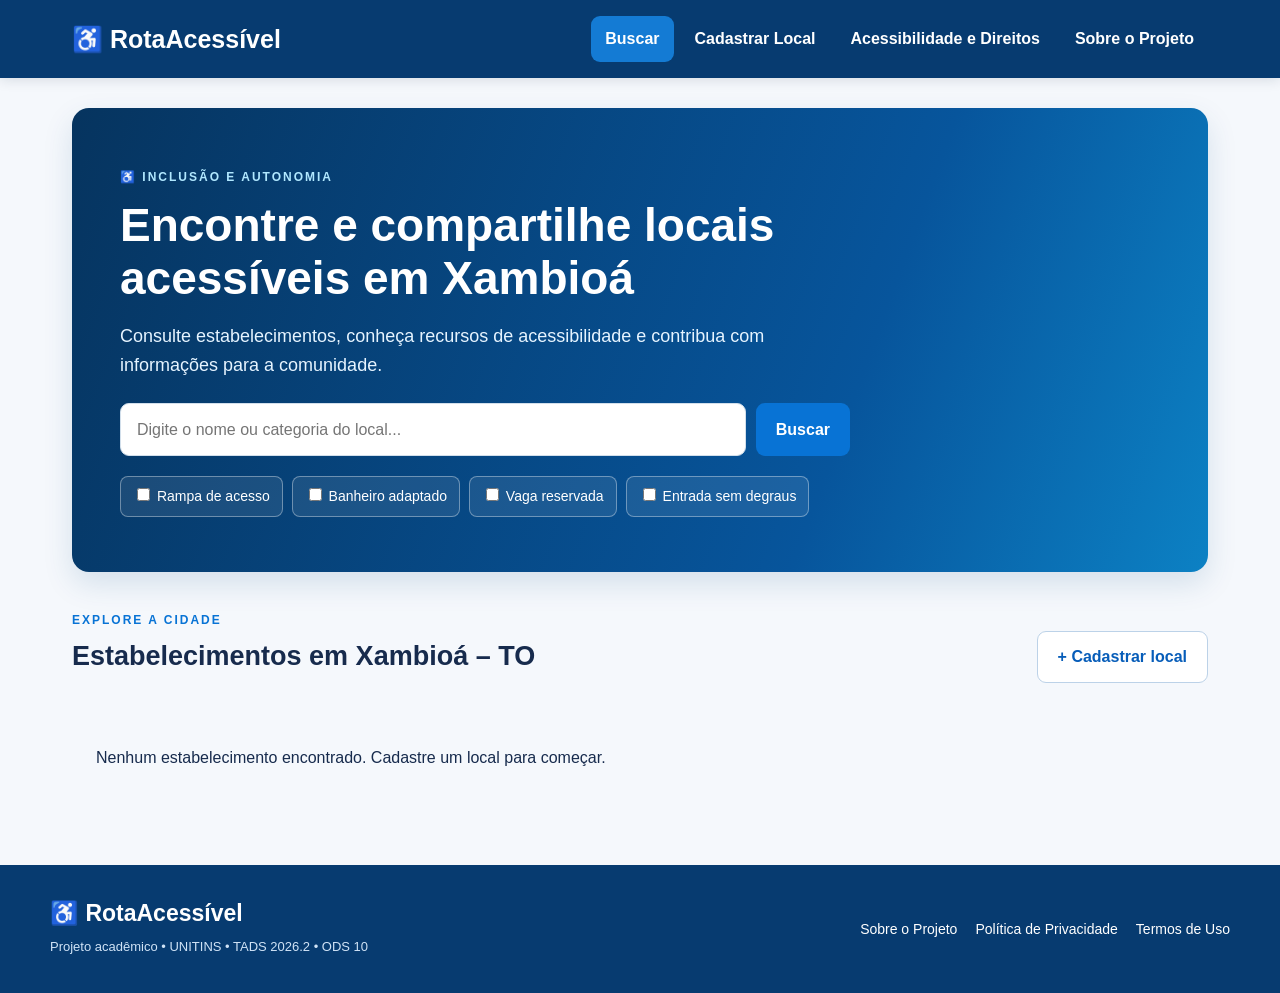
<file: index.html>
<!DOCTYPE html>
<html lang="pt-BR">
 <head>
  <meta charset="utf-8"/>
  <meta content="width=device-width, initial-scale=1" name="viewport"/>
  <meta content="RotaAcessível: encontre, cadastre e avalie informações sobre acessibilidade em estabelecimentos." name="description"/>
  <title>
   Buscar locais | RotaAcessível
  </title>
  <link href="style.css" rel="stylesheet"/>
 </head>
 <body>
  <header class="topbar">
   <div class="topbar-inner">
    <a class="logo" href="index.html">
     ♿ RotaAcessível
    </a>
    <nav aria-label="Menu principal">
     <a data-page="index.html" href="index.html">
      Buscar
     </a>
     <a data-page="cadastro.html" href="cadastro.html">
      Cadastrar Local
     </a>
     <a data-page="acessibilidade.html" href="acessibilidade.html">
      Acessibilidade e Direitos
     </a>
     <a data-page="sobre.html" href="sobre.html">
      Sobre o Projeto
     </a>
    </nav>
   </div>
  </header>
  <main class="container">
   <section class="hero hero-home">
    <span class="eyebrow">
     ♿ Inclusão e autonomia
    </span>
    <h1>
     Encontre e compartilhe locais acessíveis em Xambioá
    </h1>
    <p>
     Consulte estabelecimentos, conheça recursos de acessibilidade e contribua com informações para a comunidade.
    </p>
    <div class="barra-busca">
     <label class="sr-only" for="campoBusca">
      Buscar estabelecimentos
     </label>
     <input id="campoBusca" placeholder="Digite o nome ou categoria do local..." type="search"/>
     <button onclick="filtrarLocais()" type="button">
      Buscar
     </button>
    </div>
    <div aria-label="Filtrar recursos" class="filtros">
     <label class="filtro-item">
      <input onchange="filtrarLocais()" type="checkbox" value="rampa"/>
      Rampa de acesso
     </label>
     <label class="filtro-item">
      <input onchange="filtrarLocais()" type="checkbox" value="banheiro"/>
      Banheiro adaptado
     </label>
     <label class="filtro-item">
      <input onchange="filtrarLocais()" type="checkbox" value="vaga"/>
      Vaga reservada
     </label>
     <label class="filtro-item">
      <input onchange="filtrarLocais()" type="checkbox" value="sem-degraus"/>
      Entrada sem degraus
     </label>
    </div>
   </section>
   <section class="section">
    <div class="section-head">
     <div>
      <span class="eyebrow">
       Explore a cidade
      </span>
      <h2>
       Estabelecimentos em Xambioá – TO
      </h2>
     </div>
     <a class="btn btn-outline" href="cadastro.html">
      + Cadastrar local
     </a>
    </div>
    <div aria-live="polite" class="grid-cards" id="listaEstabelecimentos">
    </div>
   </section>
  </main>
  <footer class="site-footer">
   <div class="footer-inner">
    <div>
     <strong>
      ♿ RotaAcessível
     </strong>
     <p>
      Projeto acadêmico • UNITINS • TADS 2026.2 • ODS 10
     </p>
    </div>
    <div class="footer-links">
     <a href="sobre.html">
      Sobre o Projeto
     </a>
     <a href="privacidade.html">
      Política de Privacidade
     </a>
     <a href="termos.html">
      Termos de Uso
     </a>
    </div>
   </div>
  </footer>
  <script src="app.js">
  </script>
  <script>
   document.querySelectorAll('nav a[data-page]').forEach(a=>{if(location.pathname.split('/').pop()===a.dataset.page)a.classList.add('ativo')});
  </script>
 </body>
</html>
</file>
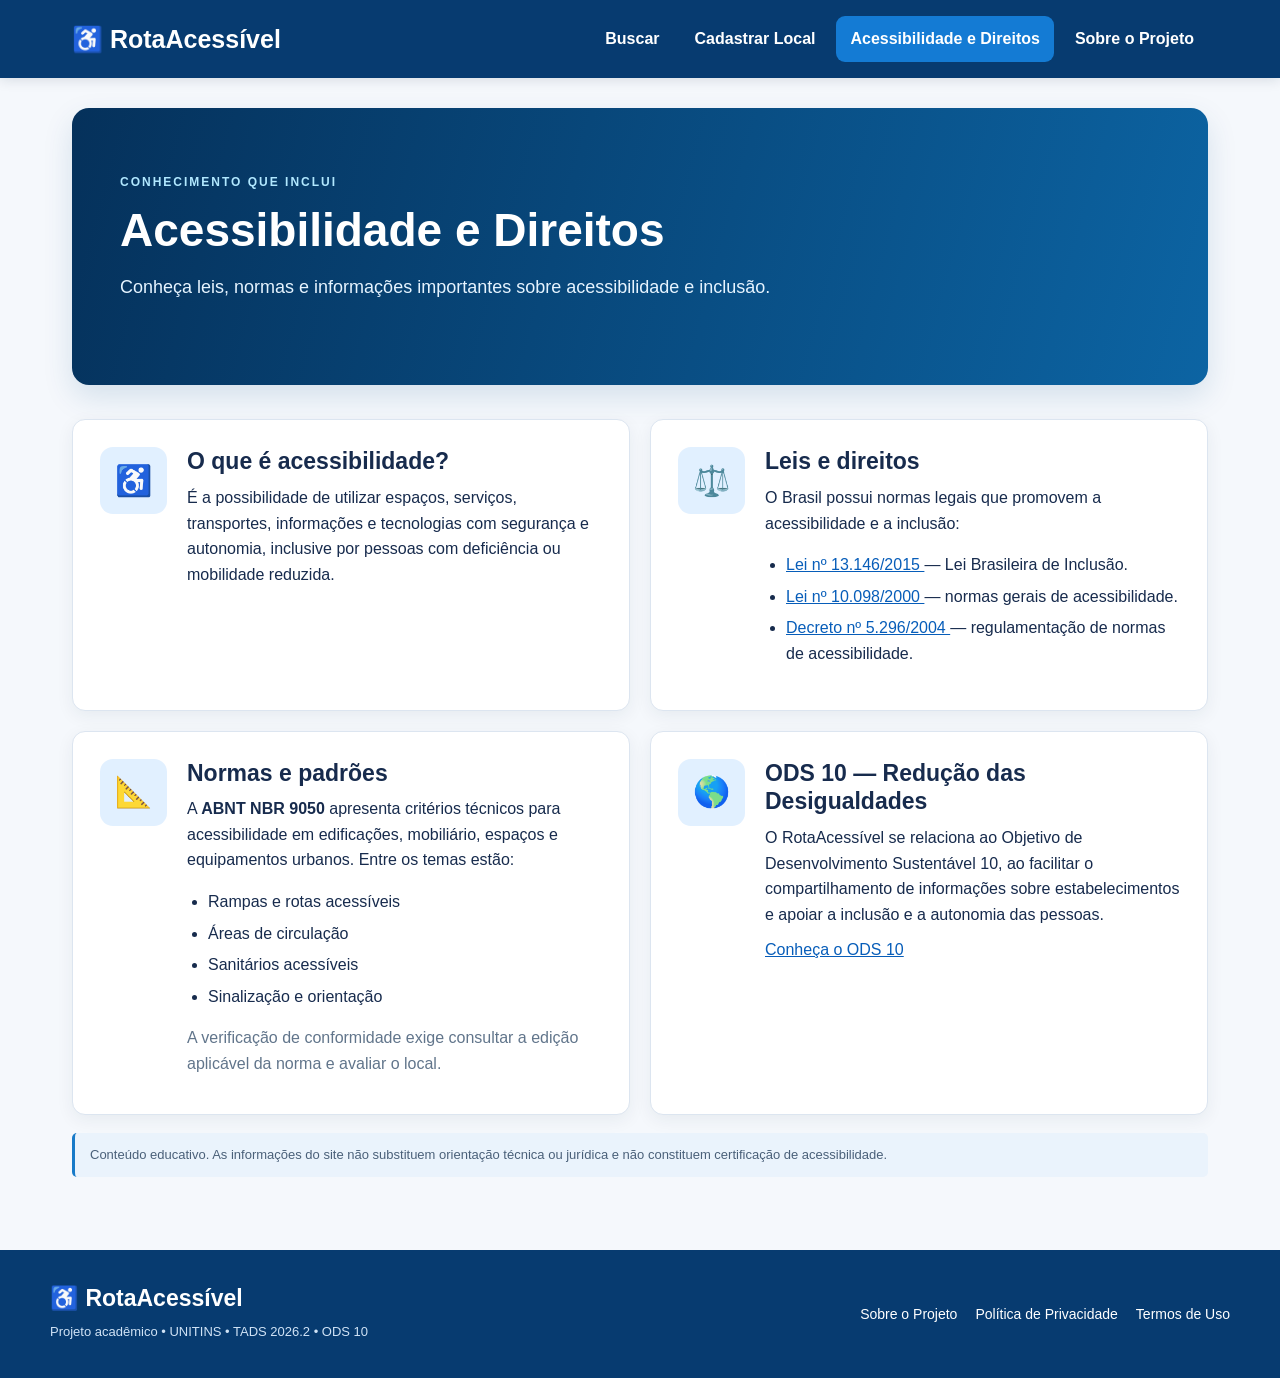
<file: acessibilidade.html>
<!DOCTYPE html>
<html lang="pt-BR">
 <head>
  <meta charset="utf-8"/>
  <meta content="width=device-width, initial-scale=1" name="viewport"/>
  <meta content="RotaAcessível: encontre, cadastre e avalie informações sobre acessibilidade em estabelecimentos." name="description"/>
  <title>
   Acessibilidade e Direitos | RotaAcessível
  </title>
  <link href="style.css" rel="stylesheet"/>
 </head>
 <body>
  <header class="topbar">
   <div class="topbar-inner">
    <a class="logo" href="index.html">
     ♿ RotaAcessível
    </a>
    <nav aria-label="Menu principal">
     <a data-page="index.html" href="index.html">
      Buscar
     </a>
     <a data-page="cadastro.html" href="cadastro.html">
      Cadastrar Local
     </a>
     <a data-page="acessibilidade.html" href="acessibilidade.html">
      Acessibilidade e Direitos
     </a>
     <a data-page="sobre.html" href="sobre.html">
      Sobre o Projeto
     </a>
    </nav>
   </div>
  </header>
  <main class="container">
   <section class="hero hero-rights">
    <span class="eyebrow light">
     Conhecimento que inclui
    </span>
    <h1>
     Acessibilidade e Direitos
    </h1>
    <p>
     Conheça leis, normas e informações importantes sobre acessibilidade e inclusão.
    </p>
   </section>
   <section class="info-grid">
    <article class="info-card">
     <div class="info-icon">
      ♿
     </div>
     <div>
      <h2>
       O que é acessibilidade?
      </h2>
      <p>
       É a possibilidade de utilizar espaços, serviços, transportes, informações e tecnologias com segurança e autonomia, inclusive por pessoas com deficiência ou mobilidade reduzida.
      </p>
     </div>
    </article>
    <article class="info-card">
     <div class="info-icon">
      ⚖️
     </div>
     <div>
      <h2>
       Leis e direitos
      </h2>
      <p>
       O Brasil possui normas legais que promovem a acessibilidade e a inclusão:
      </p>
      <ul>
       <li>
        <a href="https://www.planalto.gov.br/ccivil_03/_ato2015-2018/2015/lei/l13146.htm" rel="noopener noreferrer" target="_blank">
         Lei nº 13.146/2015
        </a>
        — Lei Brasileira de Inclusão.
       </li>
       <li>
        <a href="https://www.planalto.gov.br/ccivil_03/leis/l10098.htm" rel="noopener noreferrer" target="_blank">
         Lei nº 10.098/2000
        </a>
        — normas gerais de acessibilidade.
       </li>
       <li>
        <a href="https://www.planalto.gov.br/ccivil_03/_ato2004-2006/2004/decreto/d5296.htm" rel="noopener noreferrer" target="_blank">
         Decreto nº 5.296/2004
        </a>
        — regulamentação de normas de acessibilidade.
       </li>
      </ul>
     </div>
    </article>
    <article class="info-card">
     <div class="info-icon">
      📐
     </div>
     <div>
      <h2>
       Normas e padrões
      </h2>
      <p>
       A
       <strong>
        ABNT NBR 9050
       </strong>
       apresenta critérios técnicos para acessibilidade em edificações, mobiliário, espaços e equipamentos urbanos. Entre os temas estão:
      </p>
      <ul>
       <li>
        Rampas e rotas acessíveis
       </li>
       <li>
        Áreas de circulação
       </li>
       <li>
        Sanitários acessíveis
       </li>
       <li>
        Sinalização e orientação
       </li>
      </ul>
      <p class="muted">
       A verificação de conformidade exige consultar a edição aplicável da norma e avaliar o local.
      </p>
     </div>
    </article>
    <article class="info-card">
     <div class="info-icon">
      🌎
     </div>
     <div>
      <h2>
       ODS 10 — Redução das Desigualdades
      </h2>
      <p>
       O RotaAcessível se relaciona ao Objetivo de Desenvolvimento Sustentável 10, ao facilitar o compartilhamento de informações sobre estabelecimentos e apoiar a inclusão e a autonomia das pessoas.
      </p>
      <a href="https://brasil.un.org/pt-br/sdgs/10" rel="noopener noreferrer" target="_blank">
       Conheça o ODS 10
      </a>
     </div>
    </article>
   </section>
   <p class="notice">
    Conteúdo educativo. As informações do site não substituem orientação técnica ou jurídica e não constituem certificação de acessibilidade.
   </p>
  </main>
  <footer class="site-footer">
   <div class="footer-inner">
    <div>
     <strong>
      ♿ RotaAcessível
     </strong>
     <p>
      Projeto acadêmico • UNITINS • TADS 2026.2 • ODS 10
     </p>
    </div>
    <div class="footer-links">
     <a href="sobre.html">
      Sobre o Projeto
     </a>
     <a href="privacidade.html">
      Política de Privacidade
     </a>
     <a href="termos.html">
      Termos de Uso
     </a>
    </div>
   </div>
  </footer>
  <script src="app.js">
  </script>
  <script>
   document.querySelectorAll('nav a[data-page]').forEach(a=>{if(location.pathname.split('/').pop()===a.dataset.page)a.classList.add('ativo')});
  </script>
 </body>
</html>
</file>
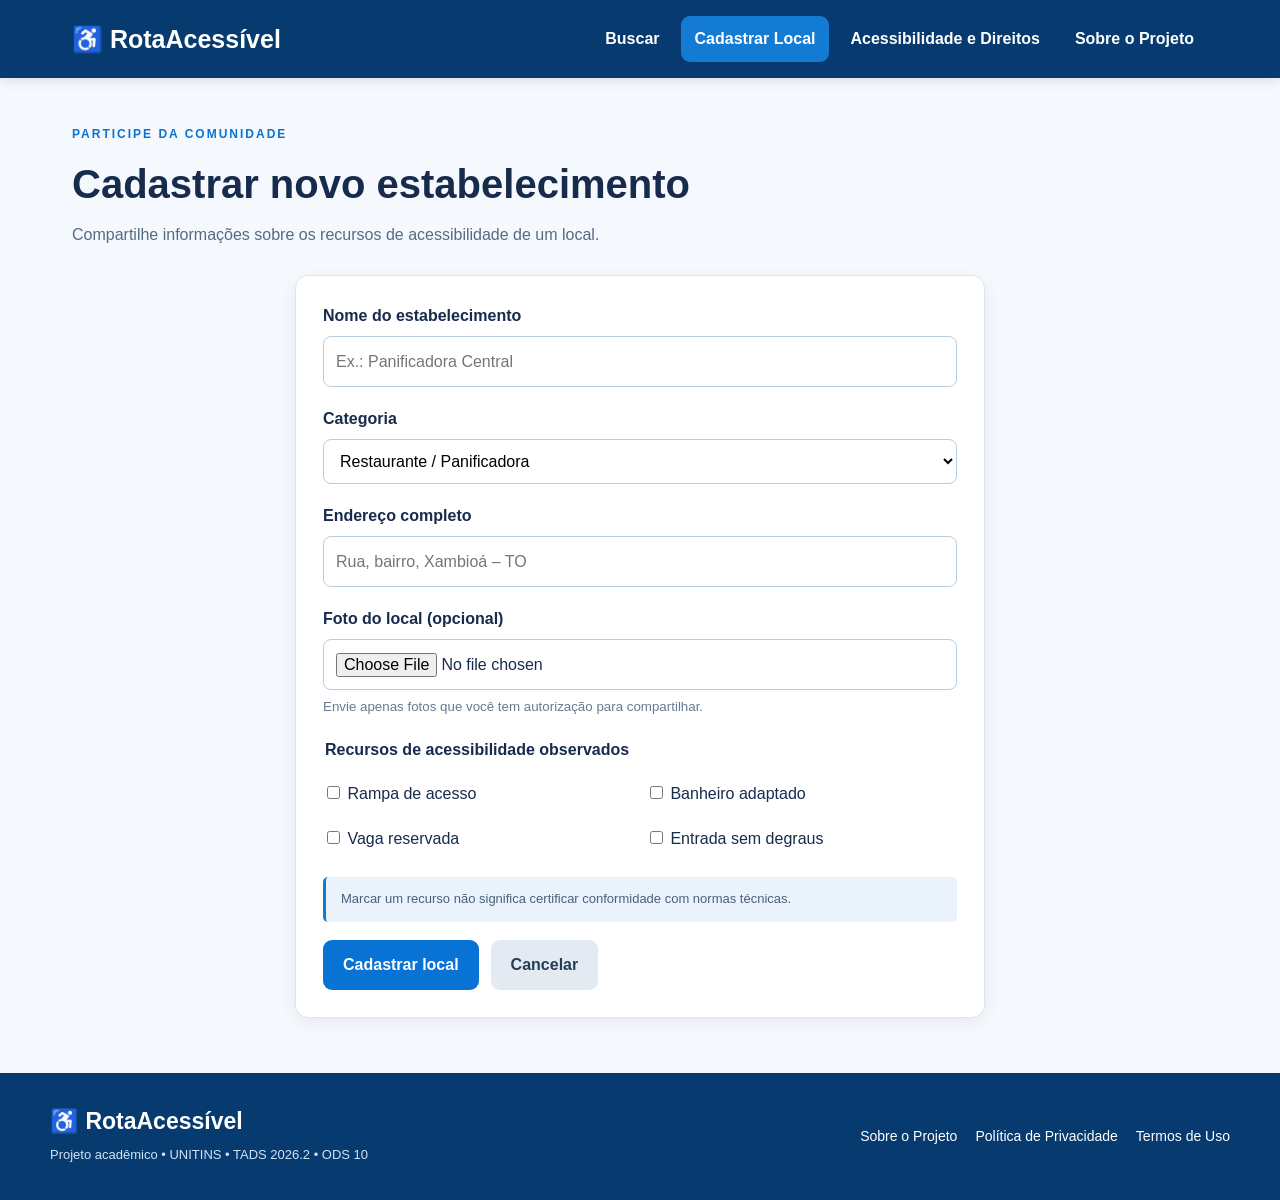
<file: cadastro.html>
<!DOCTYPE html>
<html lang="pt-BR">
 <head>
  <meta charset="utf-8"/>
  <meta content="width=device-width, initial-scale=1" name="viewport"/>
  <meta content="RotaAcessível: encontre, cadastre e avalie informações sobre acessibilidade em estabelecimentos." name="description"/>
  <title>
   Cadastrar local | RotaAcessível
  </title>
  <link href="style.css" rel="stylesheet"/>
 </head>
 <body>
  <header class="topbar">
   <div class="topbar-inner">
    <a class="logo" href="index.html">
     ♿ RotaAcessível
    </a>
    <nav aria-label="Menu principal">
     <a data-page="index.html" href="index.html">
      Buscar
     </a>
     <a data-page="cadastro.html" href="cadastro.html">
      Cadastrar Local
     </a>
     <a data-page="acessibilidade.html" href="acessibilidade.html">
      Acessibilidade e Direitos
     </a>
     <a data-page="sobre.html" href="sobre.html">
      Sobre o Projeto
     </a>
    </nav>
   </div>
  </header>
  <main class="container">
   <section class="page-intro">
    <span class="eyebrow">
     Participe da comunidade
    </span>
    <h1>
     Cadastrar novo estabelecimento
    </h1>
    <p>
     Compartilhe informações sobre os recursos de acessibilidade de um local.
    </p>
   </section>
   <div class="caixa-branca form-centralizado">
    <form id="formCadastro">
     <div class="campo">
      <label for="nomeLocal">
       Nome do estabelecimento
      </label>
      <input id="nomeLocal" maxlength="100" placeholder="Ex.: Panificadora Central" required="" type="text"/>
     </div>
     <div class="campo">
      <label for="categoriaLocal">
       Categoria
      </label>
      <select id="categoriaLocal" required="">
       <option value="Restaurante">
        Restaurante / Panificadora
       </option>
       <option value="Supermercado">
        Supermercado / Comércio
       </option>
       <option value="Prédio Público">
        Prédio Público / Saúde
       </option>
       <option value="Loja">
        Loja
       </option>
       <option value="Outro">
        Outro
       </option>
      </select>
     </div>
     <div class="campo">
      <label for="enderecoLocal">
       Endereço completo
      </label>
      <input id="enderecoLocal" maxlength="180" placeholder="Rua, bairro, Xambioá – TO" required="" type="text"/>
     </div>
     <div class="campo">
      <label for="fotoLocal">
       Foto do local (opcional)
      </label>
      <input accept="image/png,image/jpeg,image/webp" id="fotoLocal" type="file"/>
      <small>
       Envie apenas fotos que você tem autorização para compartilhar.
      </small>
      <div hidden="" id="previewContainer">
       <img alt="Prévia da foto selecionada" id="previewFoto"/>
      </div>
     </div>
     <fieldset class="campo">
      <legend>
       Recursos de acessibilidade observados
      </legend>
      <div class="grupo-checkbox">
       <label>
        <input name="recurso" type="checkbox" value="rampa"/>
        Rampa de acesso
       </label>
       <label>
        <input name="recurso" type="checkbox" value="banheiro"/>
        Banheiro adaptado
       </label>
       <label>
        <input name="recurso" type="checkbox" value="vaga"/>
        Vaga reservada
       </label>
       <label>
        <input name="recurso" type="checkbox" value="sem-degraus"/>
        Entrada sem degraus
       </label>
      </div>
     </fieldset>
     <p class="notice">
      Marcar um recurso não significa certificar conformidade com normas técnicas.
     </p>
     <div class="actions">
      <button type="submit">
       Cadastrar local
      </button>
      <a class="btn btn-secundario" href="index.html">
       Cancelar
      </a>
     </div>
    </form>
   </div>
  </main>
  <footer class="site-footer">
   <div class="footer-inner">
    <div>
     <strong>
      ♿ RotaAcessível
     </strong>
     <p>
      Projeto acadêmico • UNITINS • TADS 2026.2 • ODS 10
     </p>
    </div>
    <div class="footer-links">
     <a href="sobre.html">
      Sobre o Projeto
     </a>
     <a href="privacidade.html">
      Política de Privacidade
     </a>
     <a href="termos.html">
      Termos de Uso
     </a>
    </div>
   </div>
  </footer>
  <script src="app.js">
  </script>
  <script>
   document.querySelectorAll('nav a[data-page]').forEach(a=>{if(location.pathname.split('/').pop()===a.dataset.page)a.classList.add('ativo')});
  </script>
 </body>
</html>
</file>
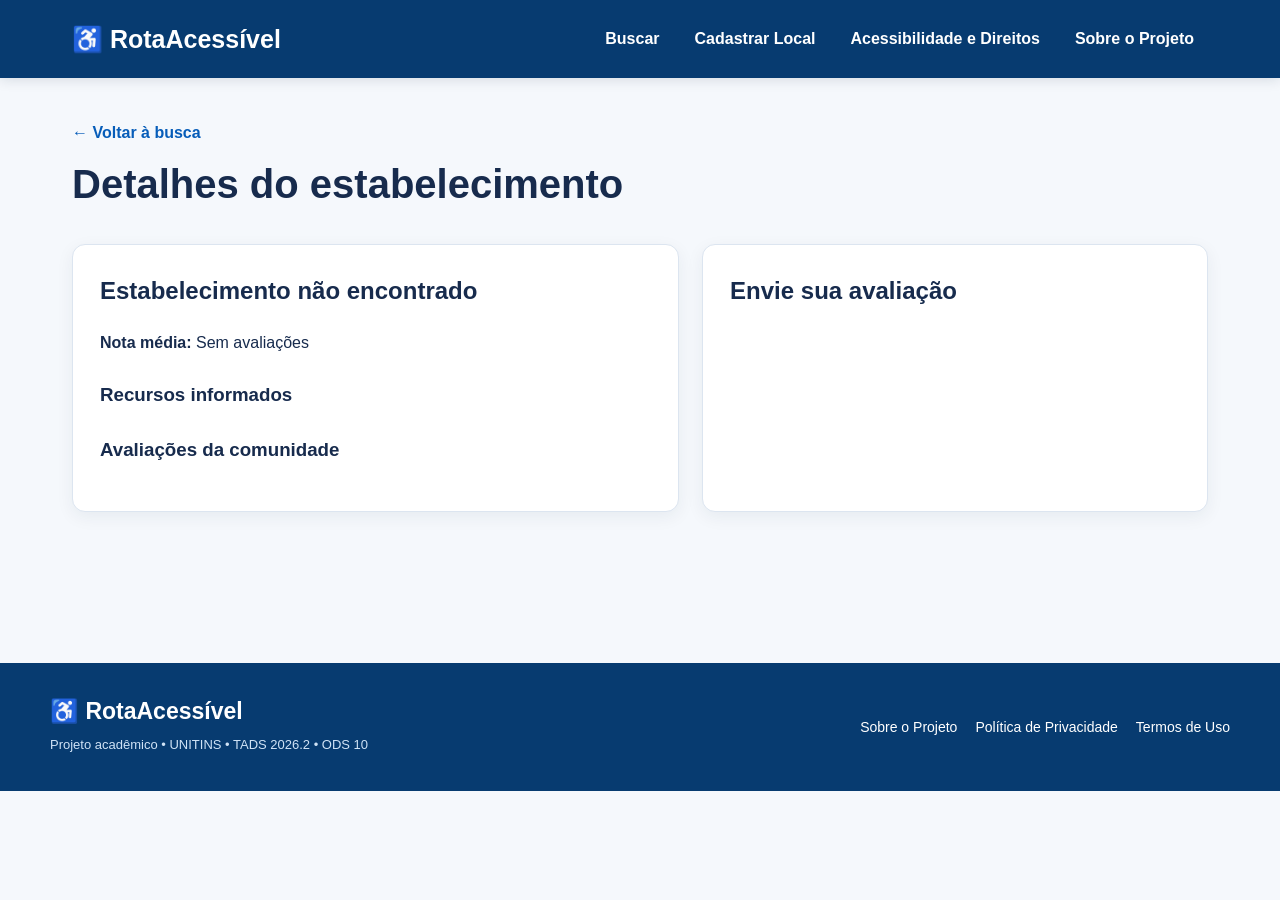
<file: detalhe.html>
<!DOCTYPE html>
<html lang="pt-BR">
 <head>
  <meta charset="utf-8"/>
  <meta content="width=device-width, initial-scale=1" name="viewport"/>
  <meta content="RotaAcessível: encontre, cadastre e avalie informações sobre acessibilidade em estabelecimentos." name="description"/>
  <title>
   Detalhes do local | RotaAcessível
  </title>
  <link href="style.css" rel="stylesheet"/>
 </head>
 <body>
  <header class="topbar">
   <div class="topbar-inner">
    <a class="logo" href="index.html">
     ♿ RotaAcessível
    </a>
    <nav aria-label="Menu principal">
     <a data-page="index.html" href="index.html">
      Buscar
     </a>
     <a data-page="cadastro.html" href="cadastro.html">
      Cadastrar Local
     </a>
     <a data-page="acessibilidade.html" href="acessibilidade.html">
      Acessibilidade e Direitos
     </a>
     <a data-page="sobre.html" href="sobre.html">
      Sobre o Projeto
     </a>
    </nav>
   </div>
  </header>
  <main class="container">
   <section class="page-intro">
    <a class="back-link" href="index.html">
     ← Voltar à busca
    </a>
    <h1>
     Detalhes do estabelecimento
    </h1>
   </section>
   <div class="duas-colunas">
    <section class="caixa-branca">
     <img alt="Foto do estabelecimento" class="detail-photo" hidden="" id="detalheFoto"/>
     <h2 id="detalheNome">
      Carregando...
     </h2>
     <p class="muted" id="detalheEndereco">
     </p>
     <p>
      <strong>
       Nota média:
      </strong>
      <span id="detalheNota">
       Sem avaliações
      </span>
     </p>
     <h3>
      Recursos informados
     </h3>
     <ul class="lista-recursos" id="detalheRecursos">
     </ul>
     <h3>
      Avaliações da comunidade
     </h3>
     <div id="listaComentarios">
     </div>
    </section>
    <section class="caixa-branca">
     <h2>
      Envie sua avaliação
     </h2>
     <form id="formAvaliacao">
      <div class="campo">
       <label for="notaUsuario">
        Sua nota
       </label>
       <select id="notaUsuario" required="">
        <option value="5">
         5 – Excelente
        </option>
        <option value="4">
         4 – Bom
        </option>
        <option value="3">
         3 – Regular
        </option>
        <option value="2">
         2 – Ruim
        </option>
        <option value="1">
         1 – Péssimo
        </option>
       </select>
      </div>
      <div class="campo">
       <label for="comentarioUsuario">
        Comentário (opcional)
       </label>
       <textarea id="comentarioUsuario" maxlength="600" placeholder="Conte sua experiência com a acessibilidade do local..." rows="5"></textarea>
      </div>
      <p class="notice">
       Evite dados pessoais e comentários ofensivos. As avaliações são salvas apenas neste navegador.
      </p>
      <button type="submit">
       Enviar avaliação
      </button>
     </form>
    </section>
   </div>
  </main>
  <footer class="site-footer">
   <div class="footer-inner">
    <div>
     <strong>
      ♿ RotaAcessível
     </strong>
     <p>
      Projeto acadêmico • UNITINS • TADS 2026.2 • ODS 10
     </p>
    </div>
    <div class="footer-links">
     <a href="sobre.html">
      Sobre o Projeto
     </a>
     <a href="privacidade.html">
      Política de Privacidade
     </a>
     <a href="termos.html">
      Termos de Uso
     </a>
    </div>
   </div>
  </footer>
  <script src="app.js">
  </script>
  <script>
   document.querySelectorAll('nav a[data-page]').forEach(a=>{if(location.pathname.split('/').pop()===a.dataset.page)a.classList.add('ativo')});
  </script>
 </body>
</html>
</file>
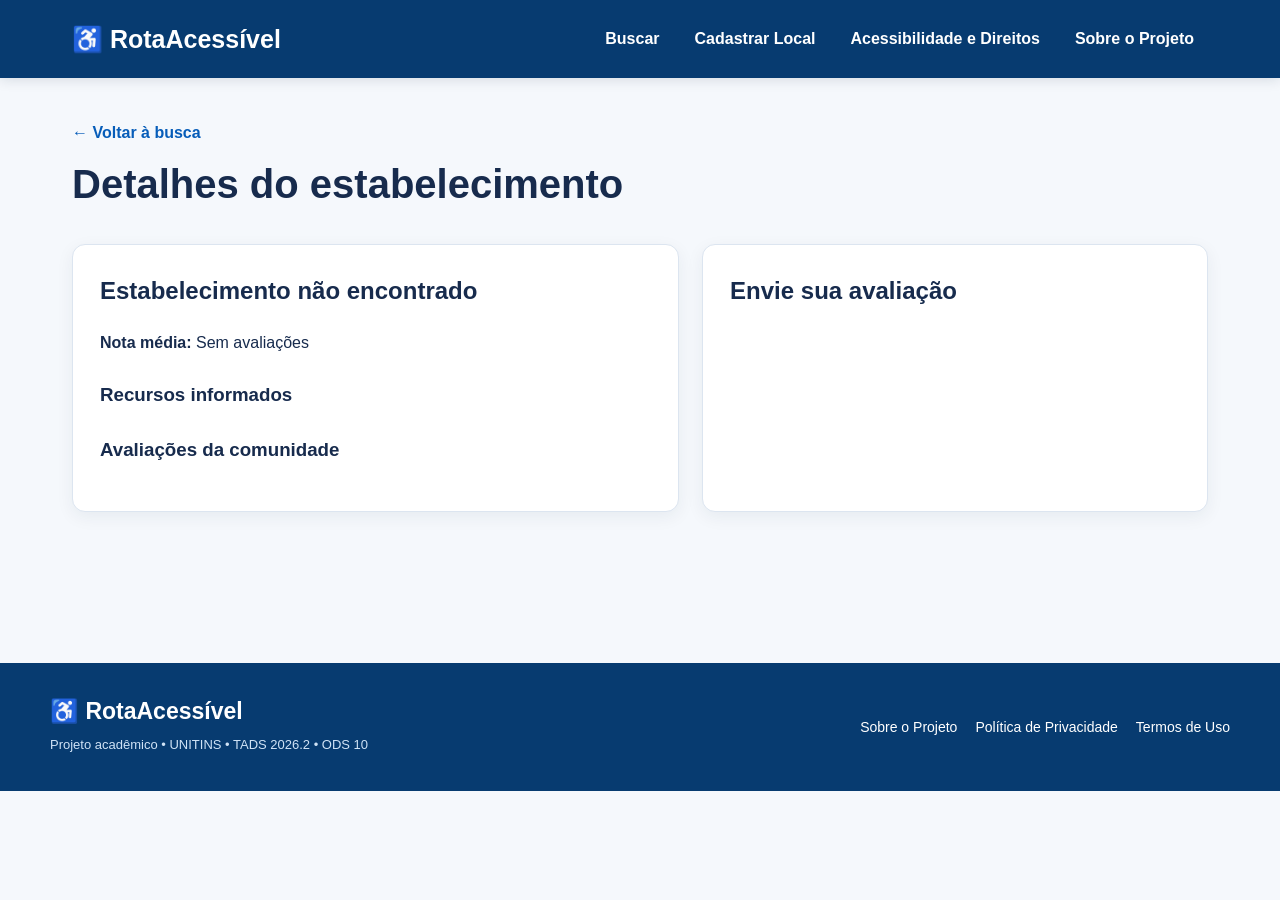
<file: detalhes.html>
<!DOCTYPE html>
<html lang="pt-BR">
 <head>
  <meta charset="utf-8"/>
  <meta content="0;url=detalhe.html" http-equiv="refresh"/>
  <title>
   Redirecionando...
  </title>
  <script>
   location.replace('detalhe.html'+location.search)
  </script>
 </head>
 <body>
  <a href="detalhe.html">
   Abrir detalhes
  </a>
 </body>
</html>
</file>
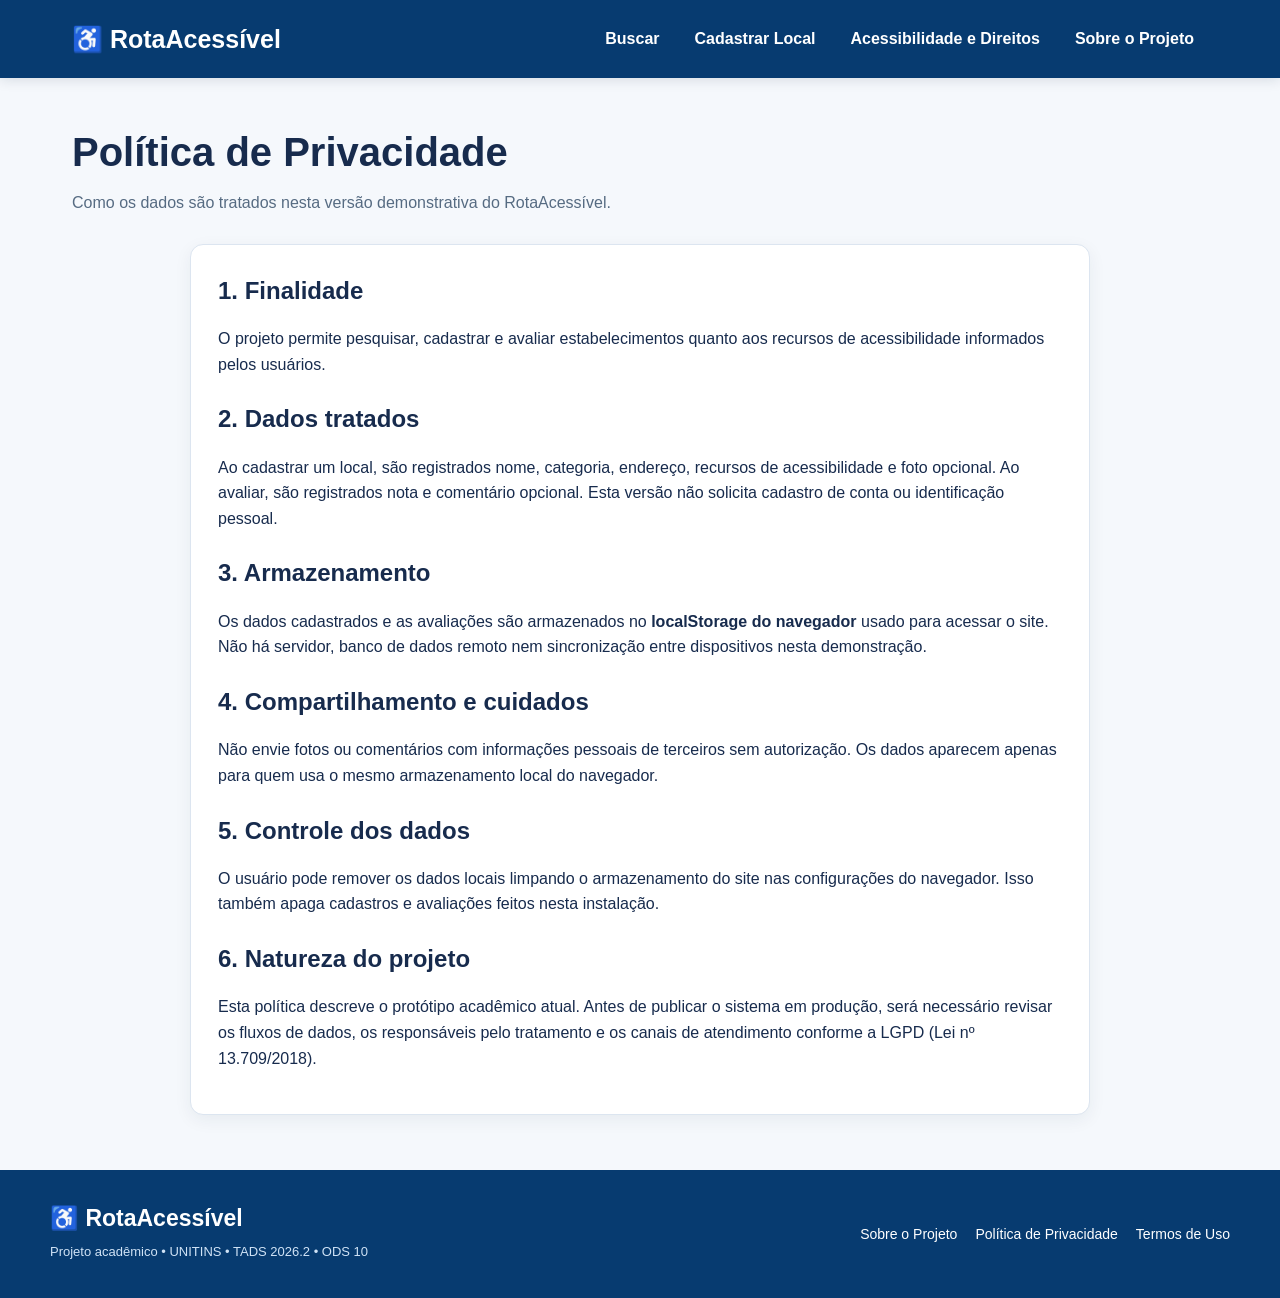
<file: privacidade.html>
<!DOCTYPE html>
<html lang="pt-BR">
 <head>
  <meta charset="utf-8"/>
  <meta content="width=device-width, initial-scale=1" name="viewport"/>
  <meta content="RotaAcessível: encontre, cadastre e avalie informações sobre acessibilidade em estabelecimentos." name="description"/>
  <title>
   Política de Privacidade | RotaAcessível
  </title>
  <link href="style.css" rel="stylesheet"/>
 </head>
 <body>
  <header class="topbar">
   <div class="topbar-inner">
    <a class="logo" href="index.html">
     ♿ RotaAcessível
    </a>
    <nav aria-label="Menu principal">
     <a data-page="index.html" href="index.html">
      Buscar
     </a>
     <a data-page="cadastro.html" href="cadastro.html">
      Cadastrar Local
     </a>
     <a data-page="acessibilidade.html" href="acessibilidade.html">
      Acessibilidade e Direitos
     </a>
     <a data-page="sobre.html" href="sobre.html">
      Sobre o Projeto
     </a>
    </nav>
   </div>
  </header>
  <main class="container">
   <section class="page-intro">
    <h1>
     Política de Privacidade
    </h1>
    <p>
     Como os dados são tratados nesta versão demonstrativa do RotaAcessível.
    </p>
   </section>
   <article class="caixa-branca prose">
    <h2>
     1. Finalidade
    </h2>
    <p>
     O projeto permite pesquisar, cadastrar e avaliar estabelecimentos quanto aos recursos de acessibilidade informados pelos usuários.
    </p>
    <h2>
     2. Dados tratados
    </h2>
    <p>
     Ao cadastrar um local, são registrados nome, categoria, endereço, recursos de acessibilidade e foto opcional. Ao avaliar, são registrados nota e comentário opcional. Esta versão não solicita cadastro de conta ou identificação pessoal.
    </p>
    <h2>
     3. Armazenamento
    </h2>
    <p>
     Os dados cadastrados e as avaliações são armazenados no
     <strong>
      localStorage do navegador
     </strong>
     usado para acessar o site. Não há servidor, banco de dados remoto nem sincronização entre dispositivos nesta demonstração.
    </p>
    <h2>
     4. Compartilhamento e cuidados
    </h2>
    <p>
     Não envie fotos ou comentários com informações pessoais de terceiros sem autorização. Os dados aparecem apenas para quem usa o mesmo armazenamento local do navegador.
    </p>
    <h2>
     5. Controle dos dados
    </h2>
    <p>
     O usuário pode remover os dados locais limpando o armazenamento do site nas configurações do navegador. Isso também apaga cadastros e avaliações feitos nesta instalação.
    </p>
    <h2>
     6. Natureza do projeto
    </h2>
    <p>
     Esta política descreve o protótipo acadêmico atual. Antes de publicar o sistema em produção, será necessário revisar os fluxos de dados, os responsáveis pelo tratamento e os canais de atendimento conforme a LGPD (Lei nº 13.709/2018).
    </p>
   </article>
  </main>
  <footer class="site-footer">
   <div class="footer-inner">
    <div>
     <strong>
      ♿ RotaAcessível
     </strong>
     <p>
      Projeto acadêmico • UNITINS • TADS 2026.2 • ODS 10
     </p>
    </div>
    <div class="footer-links">
     <a href="sobre.html">
      Sobre o Projeto
     </a>
     <a href="privacidade.html">
      Política de Privacidade
     </a>
     <a href="termos.html">
      Termos de Uso
     </a>
    </div>
   </div>
  </footer>
  <script src="app.js">
  </script>
  <script>
   document.querySelectorAll('nav a[data-page]').forEach(a=>{if(location.pathname.split('/').pop()===a.dataset.page)a.classList.add('ativo')});
  </script>
 </body>
</html>
</file>
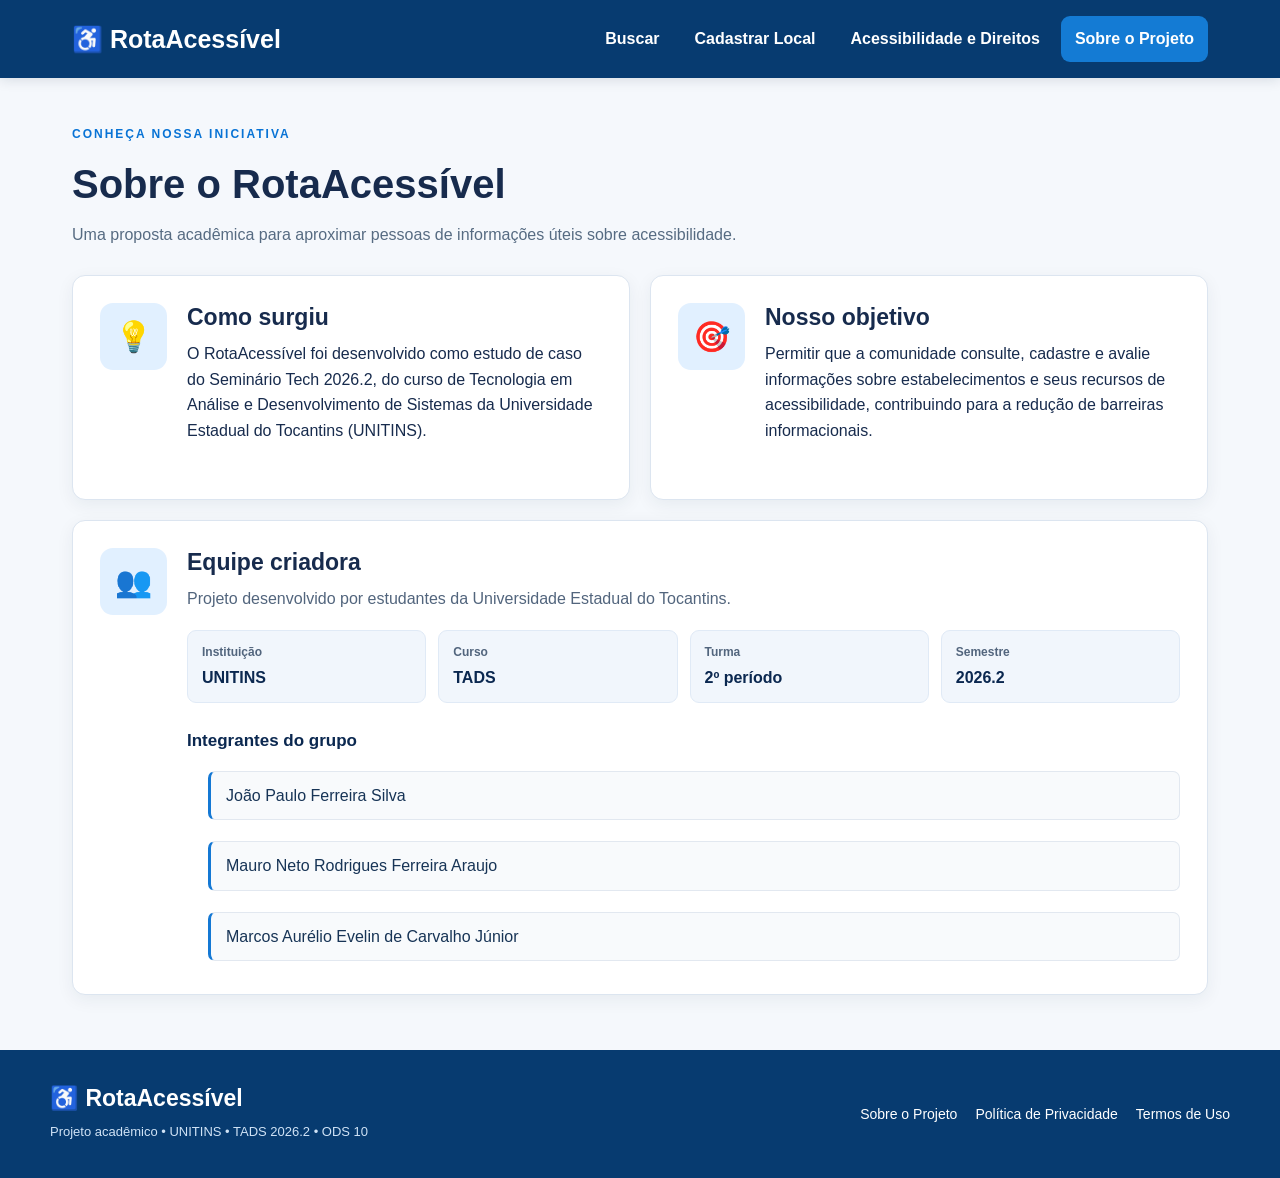
<file: sobre.html>
<!DOCTYPE html>
<html lang="pt-BR">
 <head>
  <meta charset="utf-8"/>
  <meta content="width=device-width, initial-scale=1" name="viewport"/>
  <meta content="RotaAcessível: encontre, cadastre e avalie informações sobre acessibilidade em estabelecimentos." name="description"/>
  <title>
   Sobre o projeto | RotaAcessível
  </title>
  <link href="style.css" rel="stylesheet"/>
 </head>
 <body>
  <header class="topbar">
   <div class="topbar-inner">
    <a class="logo" href="index.html">
     ♿ RotaAcessível
    </a>
    <nav aria-label="Menu principal">
     <a data-page="index.html" href="index.html">
      Buscar
     </a>
     <a data-page="cadastro.html" href="cadastro.html">
      Cadastrar Local
     </a>
     <a data-page="acessibilidade.html" href="acessibilidade.html">
      Acessibilidade e Direitos
     </a>
     <a data-page="sobre.html" href="sobre.html">
      Sobre o Projeto
     </a>
    </nav>
   </div>
  </header>
  <main class="container">
   <section class="page-intro">
    <span class="eyebrow">
     Conheça nossa iniciativa
    </span>
    <h1>
     Sobre o RotaAcessível
    </h1>
    <p>
     Uma proposta acadêmica para aproximar pessoas de informações úteis sobre acessibilidade.
    </p>
   </section>
   <div class="info-grid">
    <article class="info-card">
     <div class="info-icon">
      💡
     </div>
     <div>
      <h2>
       Como surgiu
      </h2>
      <p>
       O RotaAcessível foi desenvolvido como estudo de caso do Seminário Tech 2026.2, do curso de Tecnologia em Análise e Desenvolvimento de Sistemas da Universidade Estadual do Tocantins (UNITINS).
      </p>
     </div>
    </article>
    <article class="info-card">
     <div class="info-icon">
      🎯
     </div>
     <div>
      <h2>
       Nosso objetivo
      </h2>
      <p>
       Permitir que a comunidade consulte, cadastre e avalie informações sobre estabelecimentos e seus recursos de acessibilidade, contribuindo para a redução de barreiras informacionais.
      </p>
     </div>
    </article>
    <article class="info-card wide equipe-card">
     <div class="info-icon" aria-hidden="true">👥</div>
     <div class="equipe-conteudo">
      <h2>Equipe criadora</h2>
      <p class="equipe-descricao">Projeto desenvolvido por estudantes da Universidade Estadual do Tocantins.</p>
      <div class="equipe-dados">
       <div><strong>Instituição</strong><span>UNITINS</span></div>
       <div><strong>Curso</strong><span>TADS</span></div>
       <div><strong>Turma</strong><span>2º período</span></div>
       <div><strong>Semestre</strong><span>2026.2</span></div>
      </div>
      <h3 class="equipe-subtitulo">Integrantes do grupo</h3>
      <ul class="equipe-lista">
       <li>João Paulo Ferreira Silva</li>
       <li>Mauro Neto Rodrigues Ferreira Araujo</li>
       <li>Marcos Aurélio Evelin de Carvalho Júnior</li>
      </ul>
     </div>
    </article>
   </div>
  </main>
  <footer class="site-footer">
   <div class="footer-inner">
    <div>
     <strong>
      ♿ RotaAcessível
     </strong>
     <p>
      Projeto acadêmico • UNITINS • TADS 2026.2 • ODS 10
     </p>
    </div>
    <div class="footer-links">
     <a href="sobre.html">
      Sobre o Projeto
     </a>
     <a href="privacidade.html">
      Política de Privacidade
     </a>
     <a href="termos.html">
      Termos de Uso
     </a>
    </div>
   </div>
  </footer>
  <script src="app.js">
  </script>
  <script>
   document.querySelectorAll('nav a[data-page]').forEach(a=>{if(location.pathname.split('/').pop()===a.dataset.page)a.classList.add('ativo')});
  </script>
 </body>
</html>
</file>
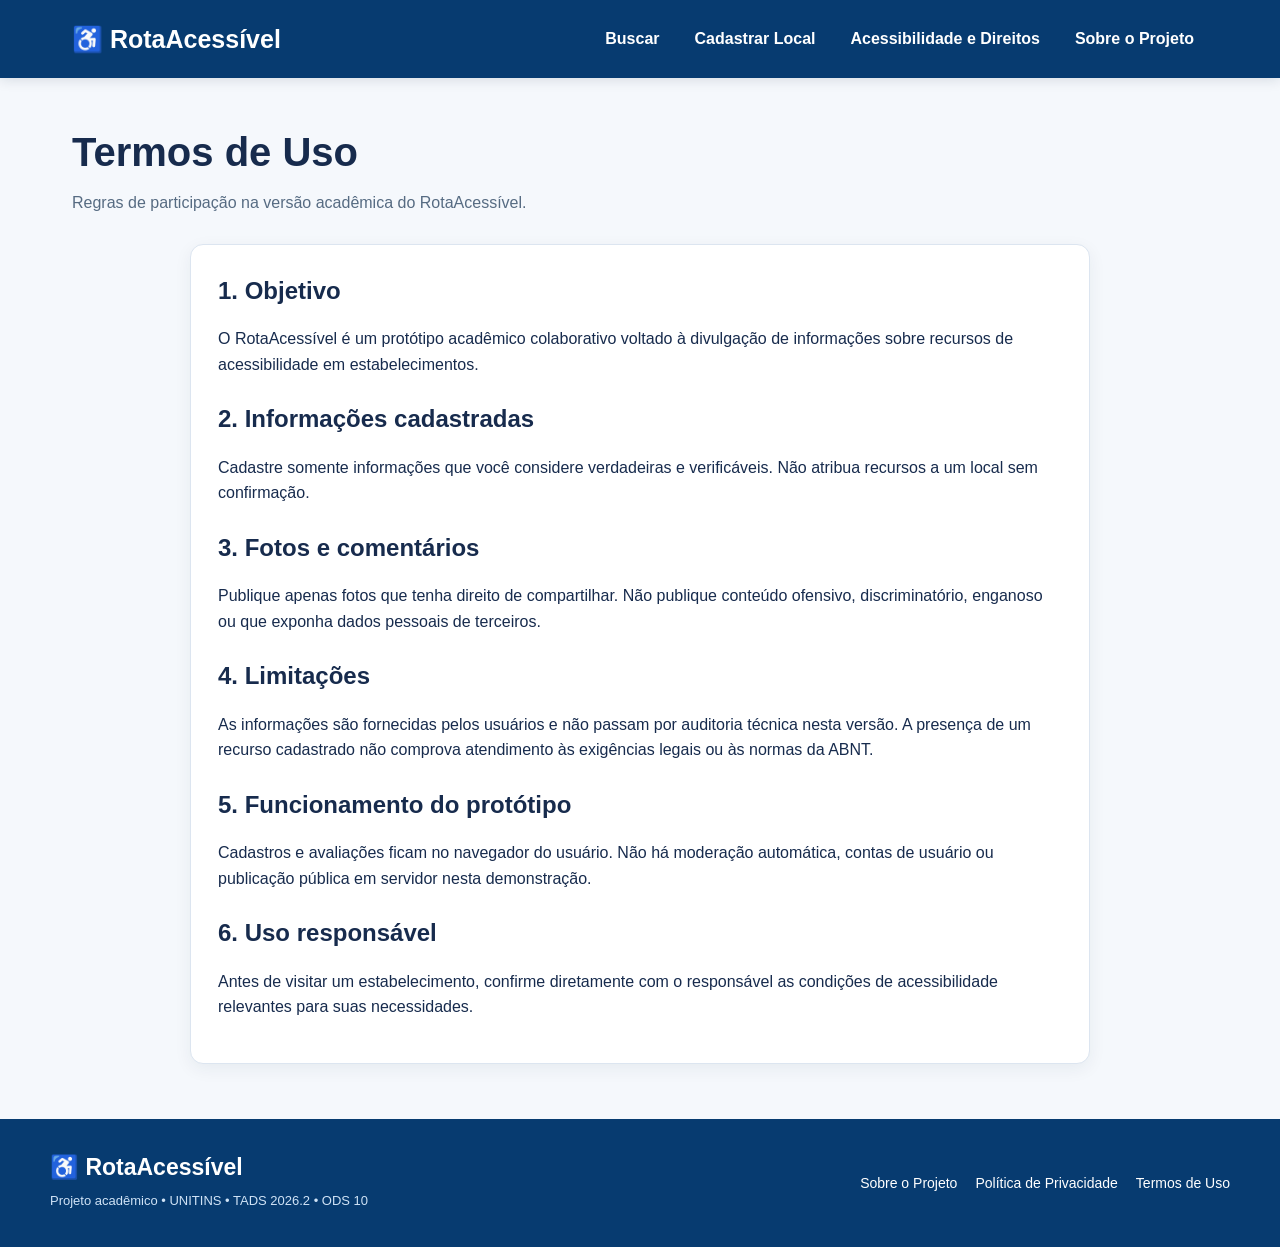
<file: termos.html>
<!DOCTYPE html>
<html lang="pt-BR">
 <head>
  <meta charset="utf-8"/>
  <meta content="width=device-width, initial-scale=1" name="viewport"/>
  <meta content="RotaAcessível: encontre, cadastre e avalie informações sobre acessibilidade em estabelecimentos." name="description"/>
  <title>
   Termos de Uso | RotaAcessível
  </title>
  <link href="style.css" rel="stylesheet"/>
 </head>
 <body>
  <header class="topbar">
   <div class="topbar-inner">
    <a class="logo" href="index.html">
     ♿ RotaAcessível
    </a>
    <nav aria-label="Menu principal">
     <a data-page="index.html" href="index.html">
      Buscar
     </a>
     <a data-page="cadastro.html" href="cadastro.html">
      Cadastrar Local
     </a>
     <a data-page="acessibilidade.html" href="acessibilidade.html">
      Acessibilidade e Direitos
     </a>
     <a data-page="sobre.html" href="sobre.html">
      Sobre o Projeto
     </a>
    </nav>
   </div>
  </header>
  <main class="container">
   <section class="page-intro">
    <h1>
     Termos de Uso
    </h1>
    <p>
     Regras de participação na versão acadêmica do RotaAcessível.
    </p>
   </section>
   <article class="caixa-branca prose">
    <h2>
     1. Objetivo
    </h2>
    <p>
     O RotaAcessível é um protótipo acadêmico colaborativo voltado à divulgação de informações sobre recursos de acessibilidade em estabelecimentos.
    </p>
    <h2>
     2. Informações cadastradas
    </h2>
    <p>
     Cadastre somente informações que você considere verdadeiras e verificáveis. Não atribua recursos a um local sem confirmação.
    </p>
    <h2>
     3. Fotos e comentários
    </h2>
    <p>
     Publique apenas fotos que tenha direito de compartilhar. Não publique conteúdo ofensivo, discriminatório, enganoso ou que exponha dados pessoais de terceiros.
    </p>
    <h2>
     4. Limitações
    </h2>
    <p>
     As informações são fornecidas pelos usuários e não passam por auditoria técnica nesta versão. A presença de um recurso cadastrado não comprova atendimento às exigências legais ou às normas da ABNT.
    </p>
    <h2>
     5. Funcionamento do protótipo
    </h2>
    <p>
     Cadastros e avaliações ficam no navegador do usuário. Não há moderação automática, contas de usuário ou publicação pública em servidor nesta demonstração.
    </p>
    <h2>
     6. Uso responsável
    </h2>
    <p>
     Antes de visitar um estabelecimento, confirme diretamente com o responsável as condições de acessibilidade relevantes para suas necessidades.
    </p>
   </article>
  </main>
  <footer class="site-footer">
   <div class="footer-inner">
    <div>
     <strong>
      ♿ RotaAcessível
     </strong>
     <p>
      Projeto acadêmico • UNITINS • TADS 2026.2 • ODS 10
     </p>
    </div>
    <div class="footer-links">
     <a href="sobre.html">
      Sobre o Projeto
     </a>
     <a href="privacidade.html">
      Política de Privacidade
     </a>
     <a href="termos.html">
      Termos de Uso
     </a>
    </div>
   </div>
  </footer>
  <script src="app.js">
  </script>
  <script>
   document.querySelectorAll('nav a[data-page]').forEach(a=>{if(location.pathname.split('/').pop()===a.dataset.page)a.classList.add('ativo')});
  </script>
 </body>
</html>
</file>
<file: style.css>
/* Estilos do projeto RotaAcessível */

* {
    box-sizing: border-box;
}

html {
    scroll-behavior: smooth;
}

body {
    margin: 0;
    font-family: Segoe UI,Arial,sans-serif;
    color: #172b4d;
    background: #f5f8fc;
    line-height: 1.6;
}

a {
    color: #075db9;
}

a:hover {
    text-decoration: underline;
}

button,input,select,textarea {
    font: inherit;
}

button,.btn {
    cursor: pointer;
    border: 0;
    background: #0873d5;
    color: white;
    padding: 12px 20px;
    border-radius: 9px;
    font-weight: 650;
    text-decoration: none;
    display: inline-block;
}

button:hover,.btn:hover {
    background: #0757a2;
    color: white;
    text-decoration: none;
}

button:disabled {
    opacity: .6;
    cursor: wait;
}

a:focus-visible,button:focus-visible,input:focus-visible,select:focus-visible,textarea:focus-visible {
    outline: 3px solid #f59e0b;
    outline-offset: 2px;
}

.topbar {
    background: #073b70;
    color: white;
    box-shadow: 0 2px 12px #001d3820;
}

.topbar-inner {
    max-width: 1180px;
    margin: auto;
    min-height: 78px;
    padding: 12px 22px;
    display: flex;
    align-items: center;
    justify-content: space-between;
    gap: 22px;
}

.logo {
    font-size: 25px;
    font-weight: 800;
    color: white;
    text-decoration: none;
    white-space: nowrap;
}

.topbar nav {
    display: flex;
    gap: 7px;
    flex-wrap: wrap;
}

.topbar nav a {
    color: white;
    text-decoration: none;
    padding: 10px 14px;
    border-radius: 9px;
    font-weight: 550;
}

.topbar nav a:hover,.topbar nav a.ativo {
    background: #147bd4;
}

.container {
    max-width: 1180px;
    margin: auto;
    padding: 30px 22px 55px;
    min-height: 65vh;
}

.hero {
    background: linear-gradient(110deg,#06345f 0%,#07559c 68%,#0c81c4 100%);
    color: white;
    border-radius: 17px;
    padding: 55px 48px;
    margin-bottom: 34px;
    box-shadow: 0 12px 30px #0a4b8122;
}

.hero h1 {
    font-size: clamp(30px,4vw,46px);
    line-height: 1.17;
    max-width: 760px;
    margin: 10px 0 16px;
}

.hero p {
    font-size: 18px;
    max-width: 720px;
    margin: 0 0 23px;
    color: #e6f4ff;
}

.hero-rights {
    background: linear-gradient(105deg,#05315b,#0c64a3);
    padding: 60px 48px;
}

.eyebrow {
    font-size: 12px;
    letter-spacing: 2px;
    text-transform: uppercase;
    font-weight: 800;
    color: #0873d5;
}

.eyebrow.light {
    color: #91d9ff;
}

.hero .eyebrow {
    color: #b1e8ff;
}

.barra-busca {
    display: flex;
    gap: 10px;
    max-width: 730px;
}

.barra-busca input {
    flex: 1;
    min-width: 0;
    border: 1px solid #d2dfeb;
    border-radius: 9px;
    padding: 13px 16px;
}

.filtros {
    display: flex;
    flex-wrap: wrap;
    gap: 9px;
    margin-top: 20px;
}

.filtro-item {
    background: #ffffff16;
    border: 1px solid #ffffff5c;
    padding: 8px 12px;
    border-radius: 8px;
    font-size: 14px;
    cursor: pointer;
}

.filtro-item input {
    accent-color: #1e95ff;
}

.section-head {
    display: flex;
    align-items: end;
    justify-content: space-between;
    gap: 20px;
    flex-wrap: wrap;
}

.section-head h2 {
    margin: 4px 0;
    font-size: 27px;
}

.btn-outline {
    background: white;
    color: #075db9;
    border: 1px solid #bcd2e8;
}

.btn-outline:hover {
    background: #e4f2ff;
    color: #075db9;
}

.notice {
    font-size: 13px;
    color: #4a6079;
    background: #eaf3fc;
    border-left: 3px solid #187ac8;
    padding: 12px 15px;
    border-radius: 5px;
    margin: 18px 0;
}

.grid-cards {
    display: grid;
    grid-template-columns: repeat(auto-fit,minmax(270px,1fr));
    gap: 20px;
    margin-top: 22px;
}

.card {
    background: white;
    border: 1px solid #dce5f0;
    border-radius: 13px;
    overflow: hidden;
    display: flex;
    flex-direction: column;
    box-shadow: 0 5px 17px #102a4320;
}

.card-photo,.card-placeholder {
    width: 100%;
    height: 165px;
    object-fit: cover;
}

.card-placeholder {
    display: grid;
    place-items: center;
    background: linear-gradient(120deg,#d8eafa,#e9f4ff);
    font-size: 55px;
}

.card-body {
    padding: 18px 18px 8px;
    flex: 1;
}

.card h3 {
    margin: 5px 0 8px;
    font-size: 21px;
}

.card p {
    color: #536981;
    font-size: 14px;
    margin: 7px 0;
}

.category {
    color: #0963b2;
    font-weight: 700;
    font-size: 12px;
    text-transform: uppercase;
}

.demo-tag {
    display: inline-block;
    font-size: 11px;
    color: #755d19;
    background: #fff3ce;
    padding: 3px 8px;
    border-radius: 6px;
}

.tags {
    display: flex;
    flex-wrap: wrap;
    gap: 7px;
    margin: 14px 0;
}

.tag {
    background: #e7f2fe;
    color: #075a9d;
    padding: 4px 9px;
    font-size: 12px;
    border-radius: 6px;
}

.card-button {
    margin: 0 18px 18px;
    text-align: center;
}

.page-intro {
    margin: 12px 0 28px;
}

.page-intro h1 {
    font-size: clamp(30px,4vw,40px);
    margin: 6px 0;
}

.page-intro p {
    color: #566b82;
    margin: 0;
}

.caixa-branca,.info-card {
    background: white;
    border: 1px solid #dce5f0;
    border-radius: 13px;
    padding: 27px;
    box-shadow: 0 5px 17px #102a4310;
}

.form-centralizado {
    max-width: 690px;
    margin: auto;
}

.campo {
    margin: 0 0 19px;
    border: 0;
    padding: 0;
}

.campo label,.campo legend {
    font-weight: 650;
    display: block;
    margin-bottom: 7px;
}

.campo input[type=text],.campo input[type=file],.campo select,.campo textarea {
    width: 100%;
    padding: 12px;
    border: 1px solid #bacddd;
    border-radius: 8px;
    background: white;
}

.campo small {
    display: block;
    color: #667b91;
    margin-top: 6px;
}

.grupo-checkbox {
    display: grid;
    grid-template-columns: 1fr 1fr;
    gap: 12px;
    margin-top: 12px;
}

.grupo-checkbox label {
    font-weight: 400;
}

.grupo-checkbox input {
    accent-color: #0873d5;
}

.actions {
    display: flex;
    gap: 12px;
    flex-wrap: wrap;
}

.btn-secundario {
    background: #e4eaf1;
    color: #243d58;
}

.btn-secundario:hover {
    background: #cbd7e4;
    color: #243d58;
}

#previewContainer {
    margin-top: 12px;
}

#previewFoto {
    max-height: 220px;
    max-width: 100%;
    border-radius: 8px;
}

.duas-colunas {
    display: grid;
    grid-template-columns: 1.2fr 1fr;
    gap: 23px;
}

.duas-colunas h2 {
    margin-top: 0;
}

.duas-colunas h3 {
    margin-top: 25px;
}

.detail-photo {
    width: 100%;
    max-height: 300px;
    object-fit: cover;
    border-radius: 9px;
    margin-bottom: 14px;
}

.lista-recursos {
    list-style: none;
    padding: 0;
}

.lista-recursos li {
    padding: 5px 0;
    color: #087344;
}

.comentario-item {
    border-top: 1px solid #dce5f0;
    padding: 13px 0;
}

.muted {
    color: #61758b;
}

.back-link {
    text-decoration: none;
    font-weight: 600;
}

.info-grid {
    display: grid;
    grid-template-columns: repeat(2,minmax(0,1fr));
    gap: 20px;
}

.info-card {
    display: flex;
    align-items: start;
    gap: 20px;
    min-height: 225px;
}

.info-icon {
    width: 67px;
    height: 67px;
    flex: none;
    background: #e1f0ff;
    color: #075a9d;
    border-radius: 13px;
    display: grid;
    place-items: center;
    font-size: 30px;
}

.info-card h2 {
    font-size: 23px;
    margin: 0 0 9px;
    line-height: 1.25;
}

.info-card p {
    margin: 0 0 10px;
}

.info-card ul {
    padding-left: 21px;
}

.info-card li {
    margin: 6px 0;
}

.info-card.wide {
    grid-column: 1/-1;
    min-height: 0;
}

.prose {
    max-width: 900px;
    margin: auto;
}

.prose h2 {
    margin: 23px 0 7px;
}

.prose h2:first-child {
    margin-top: 0;
}

.site-footer {
    background: #073b70;
    color: white;
    padding: 30px 22px;
}

.footer-inner {
    max-width: 1180px;
    margin: auto;
    display: flex;
    justify-content: space-between;
    gap: 25px;
    align-items: center;
}

.footer-inner strong {
    font-size: 23px;
}

.footer-inner p {
    margin: 5px 0;
    color: #d0e3f6;
    font-size: 13px;
}

.footer-links {
    display: flex;
    gap: 18px;
    flex-wrap: wrap;
}

.footer-links a {
    color: white;
    text-decoration: none;
    font-size: 14px;
}

.footer-links a:hover {
    text-decoration: underline;
}

.sr-only {
    position: absolute;
    width: 1px;
    height: 1px;
    overflow: hidden;
    clip: rect(0,0,0,0);
}

[hidden] {
    display: none !important;
}

@media(max-width:820px) {
    .topbar-inner {
        flex-direction: column;
        align-items: flex-start;
    }
    .topbar nav a {
        padding: 8px;
    }
    .info-grid,.duas-colunas {
        grid-template-columns: 1fr;
    }
    .info-card.wide {
        grid-column: auto;
    }
    .hero {
        padding: 35px 24px;
    }
    .footer-inner {
        flex-direction: column;
        align-items: flex-start;
    }
}

@media(max-width:520px) {
    .container {
        padding: 20px 14px 40px;
    }
    .barra-busca {
        flex-direction: column;
    }
    .info-card {
        padding: 19px;
        gap: 12px;
    }
    .info-icon {
        width: 48px;
        height: 48px;
        font-size: 23px;
    }
    .info-card h2 {
        font-size: 20px;
    }
    .grupo-checkbox {
        grid-template-columns: 1fr;
    }
    .topbar-inner {
        padding: 15px;
    }
    .topbar nav {
        gap: 2px;
    }
    .topbar nav a {
        font-size: 13px;
    }
    .logo {
        font-size: 22px;
    }
}

/* Botão para excluir um estabelecimento cadastrado */
.card { position: relative; }
.btn-excluir {
    position: absolute;
    top: 9px;
    right: 11px;
    z-index: 2;
    width: 34px;
    height: 34px;
    padding: 0;
    border: 0;
    border-radius: 50%;
    background: #ffffff;
    color: #111111;
    font-size: 28px;
    font-weight: bold;
    line-height: 1;
    cursor: pointer;
}
.btn-excluir:hover, .btn-excluir:focus-visible {
    background: #e2e8f0;
    color: #000000;
}
.sem-locais { grid-column: 1 / -1; padding: 24px; }
.integrantes { display: inline-block; line-height: 1.9; }

/* Organização da seção Equipe criadora */
.equipe-conteudo { min-width: 0; width: 100%; }
.equipe-descricao { margin: 6px 0 18px; color: #52657d; }
.equipe-dados { display: grid; grid-template-columns: repeat(4, minmax(0, 1fr)); gap: 12px; margin: 18px 0 24px; }
.equipe-dados > div { background: #f1f6fc; border: 1px solid #e0eaf6; border-radius: 9px; padding: 12px 14px; display: flex; flex-direction: column; gap: 3px; }
.equipe-dados strong { color: #52657d; font-size: 12px; }
.equipe-dados span { color: #0b2850; font-weight: 600; }
.equipe-subtitulo { font-size: 17px; color: #0b2850; margin-bottom: 10px; }
.equipe-lista { list-style: none; padding: 0; margin: 0; display: grid; gap: 9px; }
.equipe-lista li { padding: 11px 15px; background: #f8fafc; border: 1px solid #e2e8f0; border-left: 3px solid #1478d4; border-radius: 7px; color: #173456; }
@media (max-width: 680px) { .equipe-dados { grid-template-columns: repeat(2, minmax(0, 1fr)); } }
@media (max-width: 380px) { .equipe-dados { grid-template-columns: 1fr; } }
</file>
